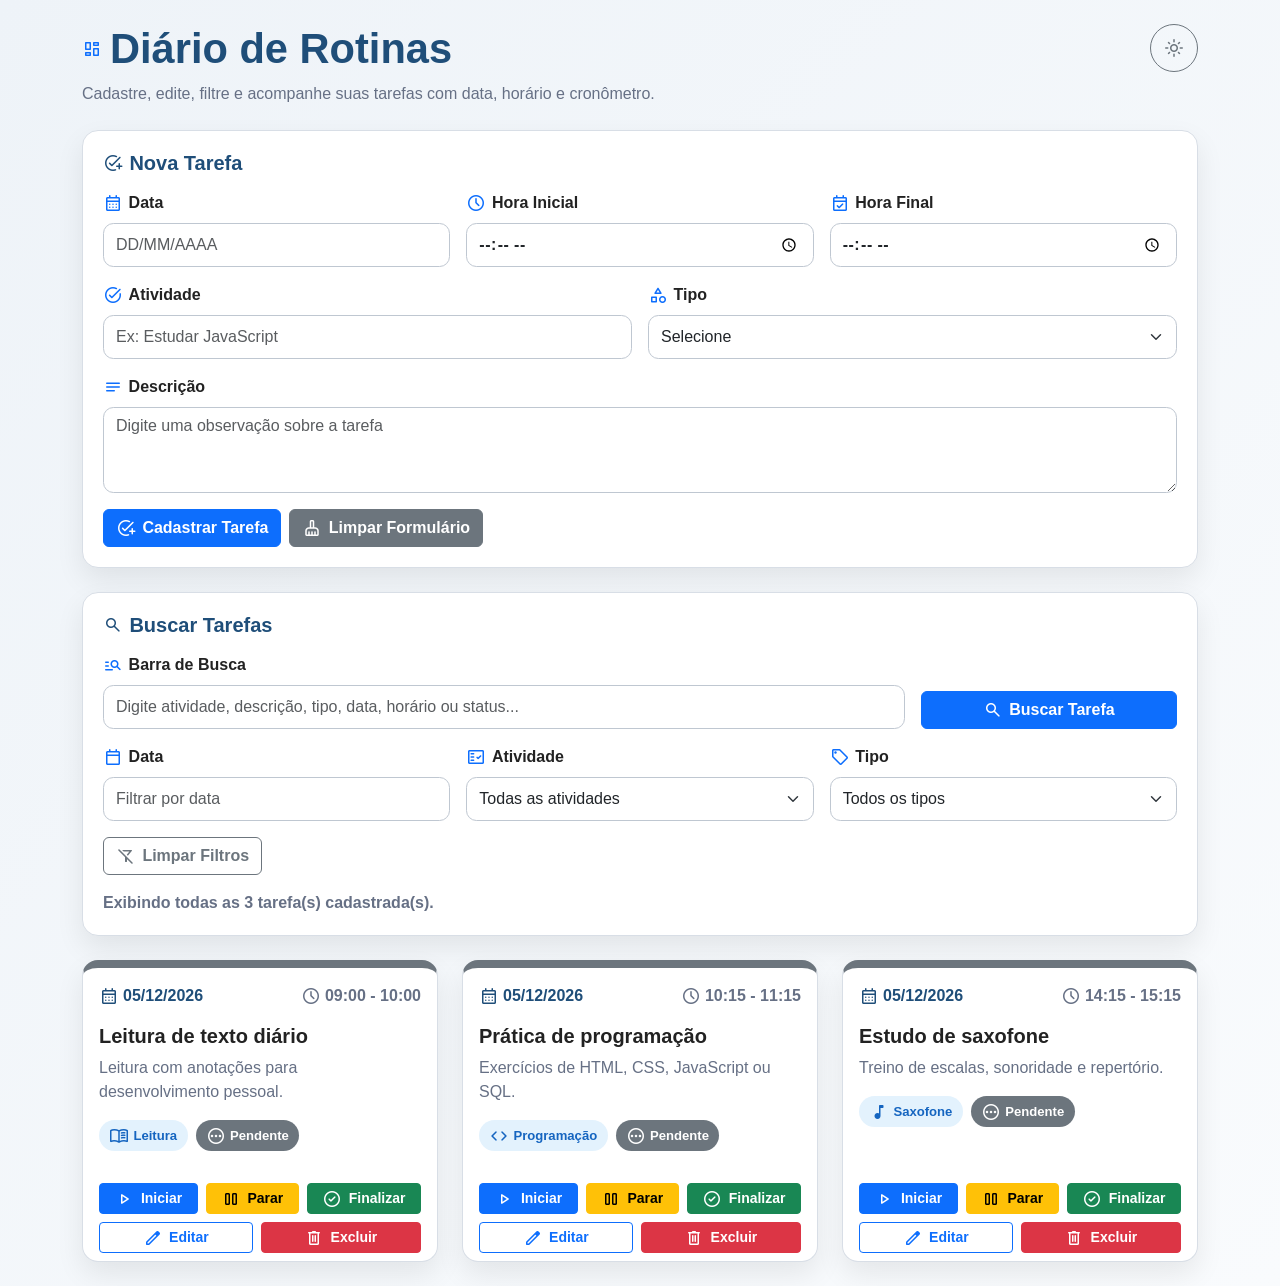
<file: index.html>
<!DOCTYPE html>
<html lang="pt-BR">

<head>
  <meta charset="UTF-8">

  <meta name="viewport" content="width=device-width, initial-scale=1.0">

  <title>Diário de Rotinas</title>


  <!-- Bootstrap CSS -->
  <link href="https://cdn.jsdelivr.net/npm/bootstrap@5.3.3/dist/css/bootstrap.min.css" rel="stylesheet">

  <!-- Google Icons / Material Symbols Rounded -->
  <link
    href="https://fonts.googleapis.com/css2?family=Material+Symbols+Rounded:opsz,wght,FILL,GRAD@20..48,400..700,0..1,-50..200"
    rel="stylesheet">

  <!-- CSS personalizado do projeto -->
  <link rel="stylesheet" href="style.css">
</head>

<body>
  <main class="container py-4">

    <!-- Cabeçalho principal -->
    <header class="app-header d-flex align-items-start justify-content-between gap-3 mb-4">
      <div>
        <h1 class="app-title mb-2">
          <span class="material-symbols-rounded text-primary" aria-hidden="true">dashboard</span>
          Diário de Rotinas
        </h1>

        <p class="app-subtitle mb-0">
          Cadastre, edite, filtre e acompanhe suas tarefas com data, horário e cronômetro.
        </p>
      </div>

      <!-- Botão de alternância de tema -->
      <button type="button" class="btn btn-outline-secondary rounded-circle btn-theme" id="btnTema"
        aria-label="Alternar para modo escuro" aria-pressed="false" title="Alternar tema">
        <span id="iconeTema" class="material-symbols-rounded" aria-hidden="true">light_mode</span>
      </button>
    </header>

    <!-- Formulário de cadastro/edição -->
    <section class="app-panel mb-4" aria-labelledby="tituloFormulario">
      <h2 id="tituloFormulario" class="section-title mb-3">
        <span class="material-symbols-rounded" aria-hidden="true">add_task</span>
        Nova Tarefa
      </h2>

      <form id="formTarefa">
        <input type="hidden" id="tarefaId">

        <div class="row g-3">

          <!-- Data -->
          <div class="col-12 col-md-4">
            <label for="dataTarefa" class="form-label icon-label">
              <span class="material-symbols-rounded text-primary" aria-hidden="true">calendar_month</span>
              Data
            </label>

            <input type="text" id="dataTarefa" class="form-control" placeholder="DD/MM/AAAA" readonly required
              autocomplete="off" aria-haspopup="dialog">
          </div>

          <!-- Hora inicial -->
          <div class="col-12 col-md-4">
            <label for="horaInicialTarefa" class="form-label icon-label">
              <span class="material-symbols-rounded text-primary" aria-hidden="true">schedule</span>
              Hora Inicial
            </label>

            <input type="time" id="horaInicialTarefa" class="form-control campo-hora" required>
          </div>

          <!-- Hora final -->
          <div class="col-12 col-md-4">
            <label for="horaFinalTarefa" class="form-label icon-label">
              <span class="material-symbols-rounded text-primary" aria-hidden="true">event_available</span>
              Hora Final
            </label>

            <input type="time" id="horaFinalTarefa" class="form-control campo-hora" required>
          </div>

          <!-- Atividade -->
          <div class="col-12 col-md-6">
            <label for="atividadeTarefa" class="form-label icon-label">
              <span class="material-symbols-rounded text-primary" aria-hidden="true">task_alt</span>
              Atividade
            </label>

            <input type="text" id="atividadeTarefa" class="form-control" placeholder="Ex: Estudar JavaScript" required>
          </div>

          <!-- Tipo -->
          <div class="col-12 col-md-6">
            <label for="tipoTarefa" class="form-label icon-label">
              <span class="material-symbols-rounded text-primary" aria-hidden="true">category</span>
              Tipo
            </label>

            <select id="tipoTarefa" class="form-select" required>
              <option value="">Selecione</option>
              <option value="leitura">Leitura</option>
              <option value="programacao">Programação</option>
              <option value="saxofone">Saxofone</option>
              <option value="reuniao">Reunião</option>
              <option value="almoco">Almoço</option>
              <option value="pausa">Pausa</option>
              <option value="descanso">Descanso</option>
              <option value="outro">Outro</option>
            </select>
          </div>

          <!-- Descrição -->
          <div class="col-12">
            <label for="descricaoTarefa" class="form-label icon-label">
              <span class="material-symbols-rounded text-primary" aria-hidden="true">notes</span>
              Descrição
            </label>

            <textarea id="descricaoTarefa" class="form-control" rows="3"
              placeholder="Digite uma observação sobre a tarefa"></textarea>
          </div>

          <!-- Ações do formulário -->
          <div class="col-12 d-flex flex-column flex-sm-row gap-2">
            <button type="submit" class="btn btn-primary btn-action" id="btnSalvar">
              <span class="material-symbols-rounded" aria-hidden="true">add_task</span>
              Cadastrar Tarefa
            </button>

            <button type="button" class="btn btn-secondary btn-action" id="btnCancelarEdicao">
              <span class="material-symbols-rounded" aria-hidden="true">cleaning_services</span>
              Limpar Formulário
            </button>
          </div>
        </div>
      </form>
    </section>

    <!-- Painel de busca e filtros -->
    <section class="app-panel mb-4" aria-labelledby="tituloBusca">
      <h2 id="tituloBusca" class="section-title mb-3">
        <span class="material-symbols-rounded" aria-hidden="true">search</span>
        Buscar Tarefas
      </h2>

      <div class="row g-3 align-items-end mb-3">

        <!-- Barra de busca -->
        <div class="col-12 col-lg-9">
          <label for="campoBusca" class="form-label icon-label">
            <span class="material-symbols-rounded text-primary" aria-hidden="true">manage_search</span>
            Barra de Busca
          </label>

          <input type="search" id="campoBusca" class="form-control"
            placeholder="Digite atividade, descrição, tipo, data, horário ou status...">
        </div>

        <!-- Botão buscar -->
        <div class="col-12 col-lg-3">
          <button type="button" class="btn btn-primary w-100 btn-action" id="btnBuscar">
            <span class="material-symbols-rounded" aria-hidden="true">search</span>
            Buscar Tarefa
          </button>
        </div>

        <!-- Filtro por data -->
        <div class="col-12 col-md-4">
          <label for="filtroData" class="form-label icon-label">
            <span class="material-symbols-rounded text-primary" aria-hidden="true">calendar_today</span>
            Data
          </label>

          <input type="text" id="filtroData" class="form-control" placeholder="Filtrar por data" readonly
            autocomplete="off" aria-haspopup="dialog">
        </div>

        <!-- Filtro por atividade -->
        <div class="col-12 col-md-4">
          <label for="filtroAtividade" class="form-label icon-label">
            <span class="material-symbols-rounded text-primary" aria-hidden="true">fact_check</span>
            Atividade
          </label>

          <select id="filtroAtividade" class="form-select">
            <option value="todos">Todas as atividades</option>
          </select>
        </div>

        <!-- Filtro por tipo -->
        <div class="col-12 col-md-4">
          <label for="filtroTipo" class="form-label icon-label">
            <span class="material-symbols-rounded text-primary" aria-hidden="true">sell</span>
            Tipo
          </label>

          <select id="filtroTipo" class="form-select">
            <option value="todos">Todos os tipos</option>
            <option value="leitura">Leitura</option>
            <option value="programacao">Programação</option>
            <option value="saxofone">Saxofone</option>
            <option value="reuniao">Reunião</option>
            <option value="almoco">Almoço</option>
            <option value="pausa">Pausa</option>
            <option value="descanso">Descanso</option>
            <option value="outro">Outro</option>
          </select>
        </div>

        <!-- Limpar filtros -->
        <div class="col-12">
          <button type="button" class="btn btn-outline-secondary btn-action" id="btnLimparFiltros">
            <span class="material-symbols-rounded" aria-hidden="true">filter_alt_off</span>
            Limpar Filtros
          </button>
        </div>
      </div>

      <p class="resultado-busca mb-0" id="resultadoBusca" aria-live="polite"></p>
    </section>

    <!-- Container dos cards -->
    <section class="row g-4" id="cardsContainer" aria-label="Lista de tarefas em cards"></section>
  </main>

  <!-- Calendário customizado -->
  <div class="calendario-popup" id="calendarioPopup" role="dialog" aria-label="Calendário para seleção de data"></div>

  <!-- Bootstrap JS Bundle -->
  <script src="https://cdn.jsdelivr.net/npm/bootstrap@5.3.3/dist/js/bootstrap.bundle.min.js"></script>

  <!-- JavaScript personalizado -->
  <script src="script.js"></script>
</body>

</html>
</file>
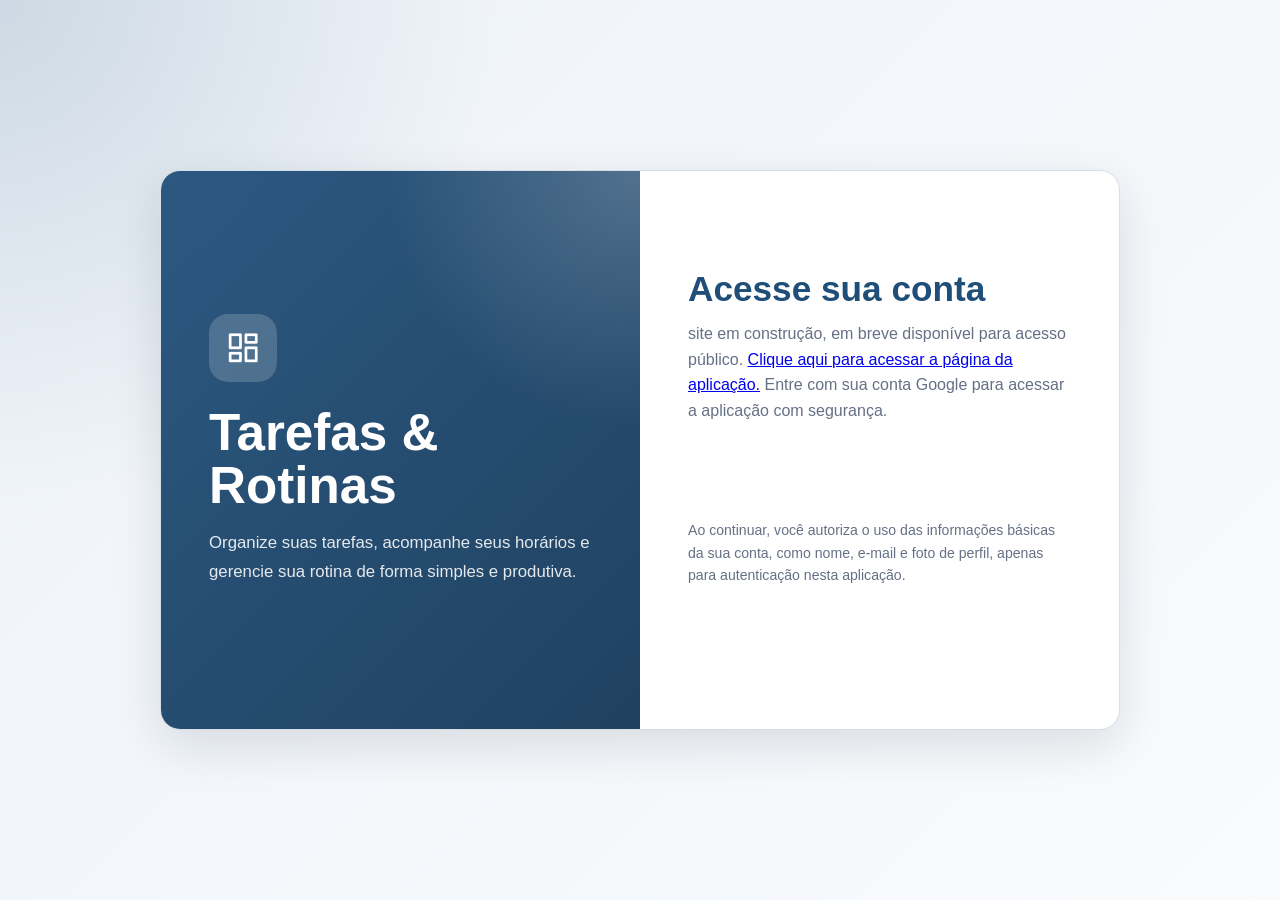
<file: login.html>
<!DOCTYPE html>
<html lang="pt-BR">

<head>
    <meta charset="UTF-8">

    <meta name="viewport" content="width=device-width, initial-scale=1.0">

    <title>Login | Tarefas e Rotinas</title>

    <!-- Google Identity Services SDK -->
    <script src="https://accounts.google.com/gsi/client" async defer></script>

    <!-- Google Icons / Material Symbols -->
    <link
        href="https://fonts.googleapis.com/css2?family=Material+Symbols+Rounded:opsz,wght,FILL,GRAD@20..48,400..700,0..1,-50..200"
        rel="stylesheet">

    <!-- CSS da página de login -->
    <link rel="stylesheet" href="login.css">
</head>

<body>
    <main class="login-page">

        <!-- Card principal de autenticação -->
        <section class="login-card" aria-labelledby="loginTitle">

            <div class="brand-area">
                <div class="brand-icon" aria-hidden="true">
                    <span class="material-symbols-rounded">dashboard</span>
                </div>

                <h1 id="loginTitle">Tarefas & Rotinas</h1>

                <p>
                    Organize suas tarefas, acompanhe seus horários e gerencie sua rotina
                    de forma simples e produtiva.
                </p>
            </div>

            <div class="login-content">
                <h2>Acesse sua conta</h2>

                <p class="login-description">
                    site em construção, em breve disponível para acesso público.
                    <a href="index.html" target="_blank">Clique aqui para acessar a página da aplicação.</a>
                    Entre com sua conta Google para acessar a aplicação com segurança.
                </p>

                <!-- Área onde o botão oficial do Google será renderizado -->
                <div id="googleLoginButton" class="google-button-wrapper" aria-label="Botão de login com Google"></div>

                <p class="login-info">
                    Ao continuar, você autoriza o uso das informações básicas da sua conta,
                    como nome, e-mail e foto de perfil, apenas para autenticação nesta aplicação.
                </p>

                <!-- Mensagem de carregamento/erro -->
                <div id="loginMessage" class="login-message" role="status" aria-live="polite"></div>
            </div>

        </section>

    </main>

    <!-- JavaScript da página de login -->
    <script src="login.js"></script>
</body>

</html>
</file>
<file: style.css>
/* =========================================================
   VARIÁVEIS GERAIS
   ========================================================= */

:root {
  --app-primary: #1f4e79;
  --app-primary-dark: #163a5a;
  --app-success: #198754;
  --app-warning: #f59f00;
  --app-danger: #dc3545;
  --app-secondary: #6c757d;

  --app-bg: #f4f7fb;
  --app-surface: #ffffff;
  --app-text: #222222;
  --app-muted: #667085;
  --app-border: #d8dee6;

  --app-radius: 1rem;
  --app-shadow: 0 0.75rem 1.75rem rgba(0, 0, 0, 0.08);

  --bs-primary: var(--app-primary);
  --bs-success: var(--app-success);
  --bs-warning: var(--app-warning);
  --bs-danger: var(--app-danger);
  --bs-secondary: var(--app-secondary);
}

/* =========================================================
   MODO ESCURO
   ========================================================= */

body.tema-escuro {
  --app-primary: #60a5fa;
  --app-primary-dark: #3b82f6;
  --app-success: #22c55e;
  --app-warning: #facc15;
  --app-danger: #f87171;
  --app-secondary: #94a3b8;

  --app-bg: #0f172a;
  --app-surface: #1e293b;
  --app-text: #f8fafc;
  --app-muted: #cbd5e1;
  --app-border: #475569;

  --bs-primary: #60a5fa;
  --bs-success: #22c55e;
  --bs-warning: #facc15;
  --bs-danger: #f87171;
  --bs-secondary: #94a3b8;

  background: linear-gradient(135deg, #020617, #0f172a);
  color: var(--app-text);
}

/* =========================================================
   BASE
   ========================================================= */

* {
  box-sizing: border-box;
}

html {
  scroll-behavior: smooth;
}

body {
  min-height: 100vh;
  background: linear-gradient(135deg, #eef3f8, #f9fbfd);
  color: var(--app-text);
  font-family: Arial, Helvetica, sans-serif;
}

/* Remove aparência amarelada/autofill agressiva em alguns navegadores */
input,
select,
textarea,
button {
  font-family: inherit;
}

/* =========================================================
   GOOGLE ICONS
   ========================================================= */

.material-symbols-rounded {
  font-family: "Material Symbols Rounded";
  font-weight: normal;
  font-style: normal;
  font-size: 1.25rem;
  line-height: 1;
  letter-spacing: normal;
  text-transform: none;
  display: inline-flex;
  align-items: center;
  justify-content: center;
  white-space: nowrap;
  direction: ltr;
  font-feature-settings: "liga";
  -webkit-font-feature-settings: "liga";
  -webkit-font-smoothing: antialiased;
  vertical-align: middle;
}

/* =========================================================
   CABEÇALHO
   ========================================================= */

.app-header {
  flex-wrap: nowrap;
}

.app-title {
  display: flex;
  align-items: center;
  gap: 0.5rem;
  color: var(--app-primary);
  font-size: clamp(1.8rem, 4vw, 2.6rem);
  font-weight: 800;
}

.app-subtitle {
  color: var(--app-muted);
  line-height: 1.5;
}

.btn-theme {
  width: 3rem;
  height: 3rem;
  flex: 0 0 3rem;
  display: inline-flex;
  align-items: center;
  justify-content: center;
}

/* =========================================================
   PAINÉIS E TÍTULOS
   ========================================================= */

.app-panel {
  background: var(--app-surface);
  border: 1px solid var(--app-border);
  border-radius: var(--app-radius);
  box-shadow: var(--app-shadow);
  padding: 1.25rem;
}

.section-title {
  display: flex;
  align-items: center;
  gap: 0.4rem;
  color: var(--app-primary);
  font-size: 1.25rem;
  font-weight: 800;
}

.icon-label {
  display: flex;
  align-items: center;
  gap: 0.35rem;
  color: var(--app-text);
  font-weight: 700;
}

/* =========================================================
   FORMULÁRIOS
   ========================================================= */

.form-control,
.form-select {
  min-height: 44px;
  border-color: #bfc7d1;
  border-radius: 0.65rem;
}

.form-control:focus,
.form-select:focus {
  border-color: var(--app-primary);
  box-shadow: 0 0 0 0.2rem rgba(31, 78, 121, 0.18);
}

.form-control[readonly] {
  cursor: pointer;
  background-color: #ffffff;
}

.campo-hora {
  font-weight: 600;
  letter-spacing: 0.03em;
}

/* Botões com ícones */
.btn-action {
  display: inline-flex;
  align-items: center;
  justify-content: center;
  gap: 0.4rem;
  font-weight: 700;
}

/* =========================================================
   CARDS
   ========================================================= */

.tarefa-col {
  display: flex;
}

.card-tarefa {
  width: 100%;
  border: 1px solid var(--app-border);
  border-top: 0.5rem solid var(--app-secondary);
  border-radius: var(--app-radius);
  box-shadow: var(--app-shadow);
  overflow: hidden;
  transition: transform 0.2s ease, box-shadow 0.2s ease;
}

.card-tarefa:hover {
  transform: translateY(-3px);
}

.card-tarefa.status-pendente {
  border-top-color: var(--app-secondary);
}

.card-tarefa.status-em-andamento {
  border-top-color: var(--app-primary);
  background: #f5f9ff;
}

.card-tarefa.status-pausada {
  border-top-color: var(--app-warning);
  background: #fff9ec;
}

.card-tarefa.status-finalizada {
  border-top-color: var(--app-success);
  background: #f1fbf5;
}

.card-data,
.card-horario {
  display: inline-flex;
  align-items: center;
  gap: 0.25rem;
  font-weight: 700;
}

.card-data {
  color: var(--app-primary);
}

.card-horario {
  color: var(--app-muted);
  white-space: nowrap;
}

.atividade {
  color: var(--app-text);
  font-weight: 800;
}

.status-finalizada .atividade {
  color: var(--app-muted);
  text-decoration: line-through;
}

.descricao {
  color: var(--app-muted);
  line-height: 1.5;
}

.tag {
  display: inline-flex;
  align-items: center;
  gap: 0.25rem;
  border-radius: 999px;
  padding: 0.35rem 0.65rem;
  font-size: 0.82rem;
  font-weight: 700;
}

.tag-tipo {
  background: #e3f2fd;
  color: #1565c0;
}

.tag-status {
  color: #ffffff;
}

.tag-status.pendente {
  background: var(--app-secondary);
}

.tag-status.em-andamento {
  background: var(--app-primary);
}

.tag-status.pausada {
  background: var(--app-warning);
  color: #2b2200;
}

.tag-status.finalizada {
  background: var(--app-success);
}

/* =========================================================
   CRONÔMETRO
   ========================================================= */

.temporizador {
  display: none;
  margin-top: 1rem;
}

.temporizador.visivel {
  display: block;
}

.temporizador-label {
  display: inline-flex;
  align-items: center;
  justify-content: center;
  gap: 0.25rem;
  color: var(--app-muted);
  font-size: 0.78rem;
  font-weight: 800;
  text-transform: uppercase;
  letter-spacing: 0.06em;
}

.temporizador-tempo {
  display: block;
  color: var(--app-primary);
  font-size: 1.8rem;
  font-weight: 900;
  font-variant-numeric: tabular-nums;
}

/* =========================================================
   BUSCA E RESULTADO
   ========================================================= */

.resultado-busca {
  color: var(--app-muted);
  font-weight: 700;
}

.sem-resultados {
  width: 100%;
  background: var(--app-surface);
  border: 1px solid var(--app-border);
  border-radius: var(--app-radius);
  box-shadow: var(--app-shadow);
  color: var(--app-muted);
  font-weight: 700;
  padding: 2rem;
  text-align: center;
}

/* =========================================================
   CALENDÁRIO CUSTOMIZADO
   ========================================================= */

.calendario-popup {
  position: absolute;
  z-index: 9999;
  width: min(360px, calc(100vw - 28px));
  display: none;
  background: var(--app-surface);
  color: var(--app-text);
  border: 1px solid var(--app-border);
  border-radius: 1rem;
  box-shadow: 0 1rem 3rem rgba(0, 0, 0, 0.175);
  padding: 1rem;
}

.calendario-popup.aberto {
  display: block;
}

.calendario-controles {
  display: grid;
  grid-template-columns: 38px 38px 1fr 38px 38px;
  gap: 0.4rem;
  align-items: center;
  margin-bottom: 0.75rem;
}

.calendario-selects {
  display: flex;
  gap: 0.4rem;
}

.calendario-selects .form-select {
  min-height: 38px;
  padding-top: 0.25rem;
  padding-bottom: 0.25rem;
  font-size: 0.9rem;
}

.calendario-semana,
.calendario-dias {
  display: grid;
  grid-template-columns: repeat(7, 1fr);
  gap: 0.35rem;
}

.calendario-semana span {
  color: var(--app-muted);
  text-align: center;
  font-size: 0.78rem;
  font-weight: 800;
  padding: 0.4rem 0;
}

.calendario-dia {
  min-height: 38px;
  border: 1px solid var(--app-border);
  border-radius: 0.5rem;
  background: transparent;
  color: var(--app-text);
  cursor: pointer;
  font-weight: 700;
  transition: all 0.15s ease-in-out;
}

.calendario-dia:hover:not(:disabled) {
  background: var(--bs-primary);
  border-color: var(--bs-primary);
  color: #ffffff;
}

.calendario-dia.hoje {
  border-color: var(--bs-primary);
  box-shadow: 0 0 0 0.15rem rgba(13, 110, 253, 0.25);
}

.calendario-dia.selecionado {
  background: var(--bs-success);
  border-color: var(--bs-success);
  color: #ffffff;
}

.calendario-dia:disabled {
  background: #e5e7eb;
  color: #6b7280;
  opacity: 0.6;
  cursor: not-allowed;
}

.calendario-rodape {
  display: flex;
  gap: 0.5rem;
  margin-top: 0.75rem;
}

/* =========================================================
   MODO ESCURO - BOOTSTRAP E COMPONENTES
   ========================================================= */

body.tema-escuro .app-panel,
body.tema-escuro .card-tarefa,
body.tema-escuro .sem-resultados,
body.tema-escuro .calendario-popup {
  background: var(--app-surface);
  color: var(--app-text);
  border-color: var(--app-border);
}

body.tema-escuro .app-title,
body.tema-escuro .section-title,
body.tema-escuro .card-data {
  color: #93c5fd;
}

body.tema-escuro .app-subtitle,
body.tema-escuro .descricao,
body.tema-escuro .card-horario,
body.tema-escuro .resultado-busca,
body.tema-escuro .temporizador-label {
  color: var(--app-muted);
}

body.tema-escuro .icon-label,
body.tema-escuro .atividade {
  color: var(--app-text);
}

body.tema-escuro .form-control,
body.tema-escuro .form-select {
  background-color: #0f172a;
  color: #f8fafc;
  border-color: #64748b;
}

body.tema-escuro .form-control::placeholder {
  color: #94a3b8;
}

body.tema-escuro .form-control:focus,
body.tema-escuro .form-select:focus {
  border-color: #60a5fa;
  box-shadow: 0 0 0 0.2rem rgba(96, 165, 250, 0.35);
}

body.tema-escuro .form-control[readonly] {
  background-color: #0f172a;
}

body.tema-escuro .btn-outline-secondary {
  color: #f8fafc;
  border-color: #64748b;
}

body.tema-escuro .btn-outline-secondary:hover {
  background: #334155;
  border-color: #94a3b8;
}

body.tema-escuro .status-pendente {
  background: #1e293b;
  border-top-color: #94a3b8;
}

body.tema-escuro .status-em-andamento {
  background: #172554;
  border-top-color: #60a5fa;
}

body.tema-escuro .status-pausada {
  background: #422006;
  border-top-color: #facc15;
}

body.tema-escuro .status-finalizada {
  background: #052e16;
  border-top-color: #22c55e;
}

body.tema-escuro .tag-tipo {
  background: #1e3a8a;
  color: #dbeafe;
}

body.tema-escuro .tag-status.pendente {
  background: #64748b;
}

body.tema-escuro .tag-status.em-andamento {
  background: #2563eb;
}

body.tema-escuro .tag-status.pausada {
  background: #facc15;
  color: #1f2937;
}

body.tema-escuro .tag-status.finalizada {
  background: #16a34a;
}

body.tema-escuro .temporizador {
  background-color: #0f172a !important;
  border-color: #3b82f6 !important;
}

body.tema-escuro .temporizador-tempo {
  color: #93c5fd;
}

body.tema-escuro .calendario-dia {
  background: #0f172a;
  color: #f8fafc;
  border-color: #475569;
}

body.tema-escuro .calendario-dia:hover:not(:disabled) {
  background: #2563eb;
  color: #ffffff;
}

body.tema-escuro .calendario-dia.selecionado {
  background: #16a34a;
  border-color: #22c55e;
}

body.tema-escuro .calendario-dia:disabled {
  background: #334155;
  color: #94a3b8;
}

/* Correção do ícone nativo de relógio no modo escuro */
body.tema-escuro input[type="time"],
body.tema-escuro input[type="date"] {
  color-scheme: dark;
}

body.tema-escuro input[type="time"]::-webkit-calendar-picker-indicator,
body.tema-escuro input[type="date"]::-webkit-calendar-picker-indicator {
  filter: invert(1) brightness(1.8);
  opacity: 1;
  cursor: pointer;
}

/* =========================================================
   RESPONSIVIDADE
   ========================================================= */

@media (max-width: 576px) {
  .app-header {
    align-items: flex-start;
  }

  .app-panel {
    padding: 1rem;
  }

  .card-horario {
    white-space: normal;
  }

  .calendario-controles {
    grid-template-columns: 34px 34px 1fr 34px 34px;
  }

  .calendario-popup {
    padding: 0.8rem;
  }
}
</file>
<file: login.css>
/* =========================================================
   VARIÁVEIS
   ========================================================= */

:root {
  --primary: #1f4e79;
  --primary-dark: #163a5a;
  --background: #eef3f8;
  --surface: #ffffff;
  --text: #1f2937;
  --muted: #667085;
  --border: #d8dee6;
  --danger: #dc3545;
  --success: #198754;
  --shadow: 0 1rem 3rem rgba(15, 23, 42, 0.12);
  --radius: 1.25rem;
}

/* =========================================================
   RESET BÁSICO
   ========================================================= */

* {
  box-sizing: border-box;
}

html {
  min-height: 100%;
}

body {
  min-height: 100vh;
  margin: 0;
  font-family: Arial, Helvetica, sans-serif;
  color: var(--text);
  background:
    radial-gradient(circle at top left, rgba(31, 78, 121, 0.16), transparent 32rem),
    linear-gradient(135deg, #eef3f8, #f9fbfd);
}

/* =========================================================
   GOOGLE ICONS
   ========================================================= */

.material-symbols-rounded {
  font-family: "Material Symbols Rounded";
  font-weight: normal;
  font-style: normal;
  font-size: 2rem;
  line-height: 1;
  display: inline-flex;
  align-items: center;
  justify-content: center;
  font-feature-settings: "liga";
  -webkit-font-feature-settings: "liga";
  -webkit-font-smoothing: antialiased;
}

/* =========================================================
   LAYOUT PRINCIPAL
   ========================================================= */

.login-page {
  min-height: 100vh;
  display: grid;
  place-items: center;
  padding: 1.25rem;
}

.login-card {
  width: min(100%, 960px);
  min-height: 560px;
  display: grid;
  grid-template-columns: 1fr 1fr;
  overflow: hidden;
  background: var(--surface);
  border: 1px solid var(--border);
  border-radius: var(--radius);
  box-shadow: var(--shadow);
}

/* =========================================================
   ÁREA DA MARCA
   ========================================================= */

.brand-area {
  position: relative;
  display: flex;
  flex-direction: column;
  justify-content: center;
  padding: 3rem;
  color: #ffffff;
  background:
    linear-gradient(135deg, rgba(31, 78, 121, 0.94), rgba(22, 58, 90, 0.96)),
    url("https://images.unsplash.com/photo-1497366754035-f200968a6e72?auto=format&fit=crop&w=1000&q=80");
  background-size: cover;
  background-position: center;
}

.brand-area::after {
  content: "";
  position: absolute;
  inset: 0;
  background:
    radial-gradient(circle at top right, rgba(255, 255, 255, 0.2), transparent 16rem);
  pointer-events: none;
}

.brand-area > * {
  position: relative;
  z-index: 1;
}

.brand-icon {
  width: 4.25rem;
  height: 4.25rem;
  display: inline-flex;
  align-items: center;
  justify-content: center;
  margin-bottom: 1.5rem;
  border-radius: 1.2rem;
  background: rgba(255, 255, 255, 0.18);
  backdrop-filter: blur(8px);
}

.brand-icon .material-symbols-rounded {
  font-size: 2.4rem;
}

.brand-area h1 {
  margin: 0 0 1rem;
  font-size: clamp(2rem, 4vw, 3.4rem);
  line-height: 1.05;
  font-weight: 800;
}

.brand-area p {
  max-width: 30rem;
  margin: 0;
  color: rgba(255, 255, 255, 0.88);
  font-size: 1.05rem;
  line-height: 1.7;
}

/* =========================================================
   ÁREA DO LOGIN
   ========================================================= */

.login-content {
  display: flex;
  flex-direction: column;
  justify-content: center;
  padding: 3rem;
}

.login-content h2 {
  margin: 0 0 0.75rem;
  color: var(--primary);
  font-size: clamp(1.6rem, 3vw, 2.2rem);
  font-weight: 800;
}

.login-description {
  margin: 0 0 2rem;
  color: var(--muted);
  line-height: 1.6;
}

.google-button-wrapper {
  min-height: 44px;
  display: flex;
  align-items: center;
  margin-bottom: 1.25rem;
}

/* O botão oficial do Google é renderizado pelo próprio SDK */
.google-button-wrapper iframe {
  max-width: 100%;
}

.login-info {
  max-width: 26rem;
  margin: 0;
  color: var(--muted);
  font-size: 0.88rem;
  line-height: 1.6;
}

.login-message {
  min-height: 1.5rem;
  margin-top: 1.25rem;
  font-size: 0.95rem;
  font-weight: 700;
}

.login-message.success {
  color: var(--success);
}

.login-message.error {
  color: var(--danger);
}

/* =========================================================
   RESPONSIVIDADE
   ========================================================= */

@media (max-width: 768px) {
  .login-card {
    grid-template-columns: 1fr;
    min-height: auto;
  }

  .brand-area {
    min-height: 280px;
    padding: 2rem;
  }

  .login-content {
    padding: 2rem;
  }
}

@media (max-width: 420px) {
  .login-page {
    padding: 0.75rem;
  }

  .login-card {
    border-radius: 1rem;
  }

  .brand-area,
  .login-content {
    padding: 1.5rem;
  }

  .brand-icon {
    width: 3.5rem;
    height: 3.5rem;
  }

  .brand-area p,
  .login-description,
  .login-info {
    font-size: 0.95rem;
  }
}
</file>
